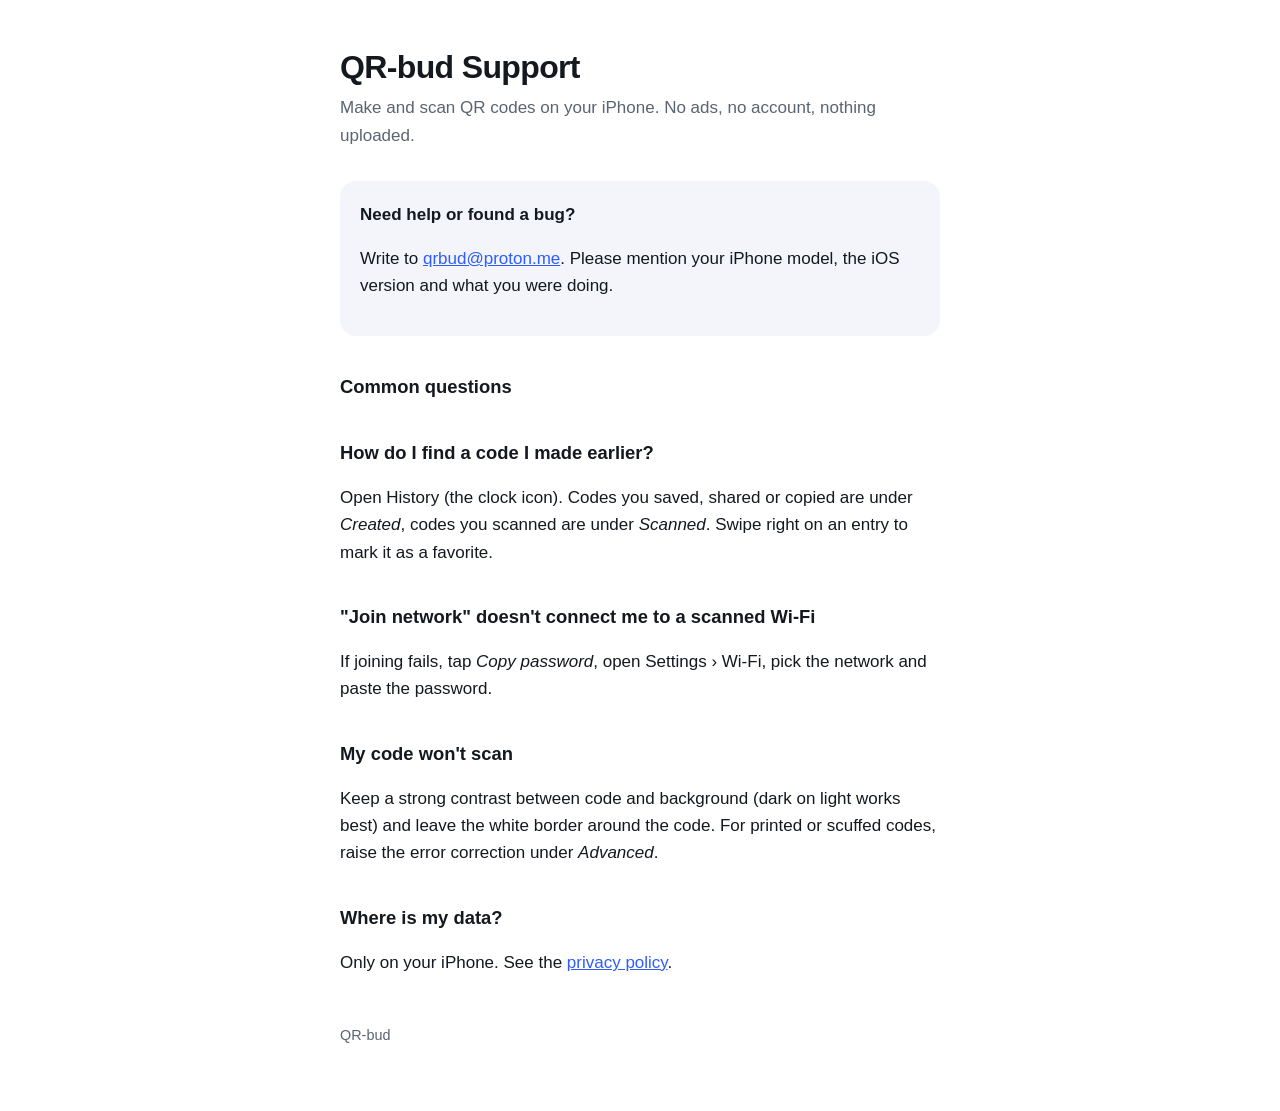
<file: index.html>
<!doctype html>
<html lang="en">
<head>
  <meta charset="utf-8">
  <meta name="viewport" content="width=device-width, initial-scale=1">
  <title>QR-bud Support</title>
  <meta name="description" content="Help and contact for QR-bud, the QR code generator and scanner for iPhone.">
  <link rel="stylesheet" href="style.css">
</head>
<body>
<main>
  <h1>QR-bud Support</h1>
  <p class="lead">Make and scan QR codes on your iPhone. No ads, no account, nothing uploaded.</p>

  <div class="card">
    <strong>Need help or found a bug?</strong>
    <p>Write to <a href="mailto:qrbud@proton.me">qrbud@proton.me</a>. Please mention your iPhone model, the iOS version and what you were doing.</p>
  </div>

  <h2>Common questions</h2>

  <h2>How do I find a code I made earlier?</h2>
  <p>Open History (the clock icon). Codes you saved, shared or copied are under <em>Created</em>, codes you scanned are under <em>Scanned</em>. Swipe right on an entry to mark it as a favorite.</p>

  <h2>"Join network" doesn't connect me to a scanned Wi-Fi</h2>
  <p>If joining fails, tap <em>Copy password</em>, open Settings › Wi-Fi, pick the network and paste the password.</p>

  <h2>My code won't scan</h2>
  <p>Keep a strong contrast between code and background (dark on light works best) and leave the white border around the code. For printed or scuffed codes, raise the error correction under <em>Advanced</em>.</p>

  <h2>Where is my data?</h2>
  <p>Only on your iPhone. See the <a href="privacy.html">privacy policy</a>.</p>

  <footer>QR-bud</footer>
</main>
</body>
</html>
</file>
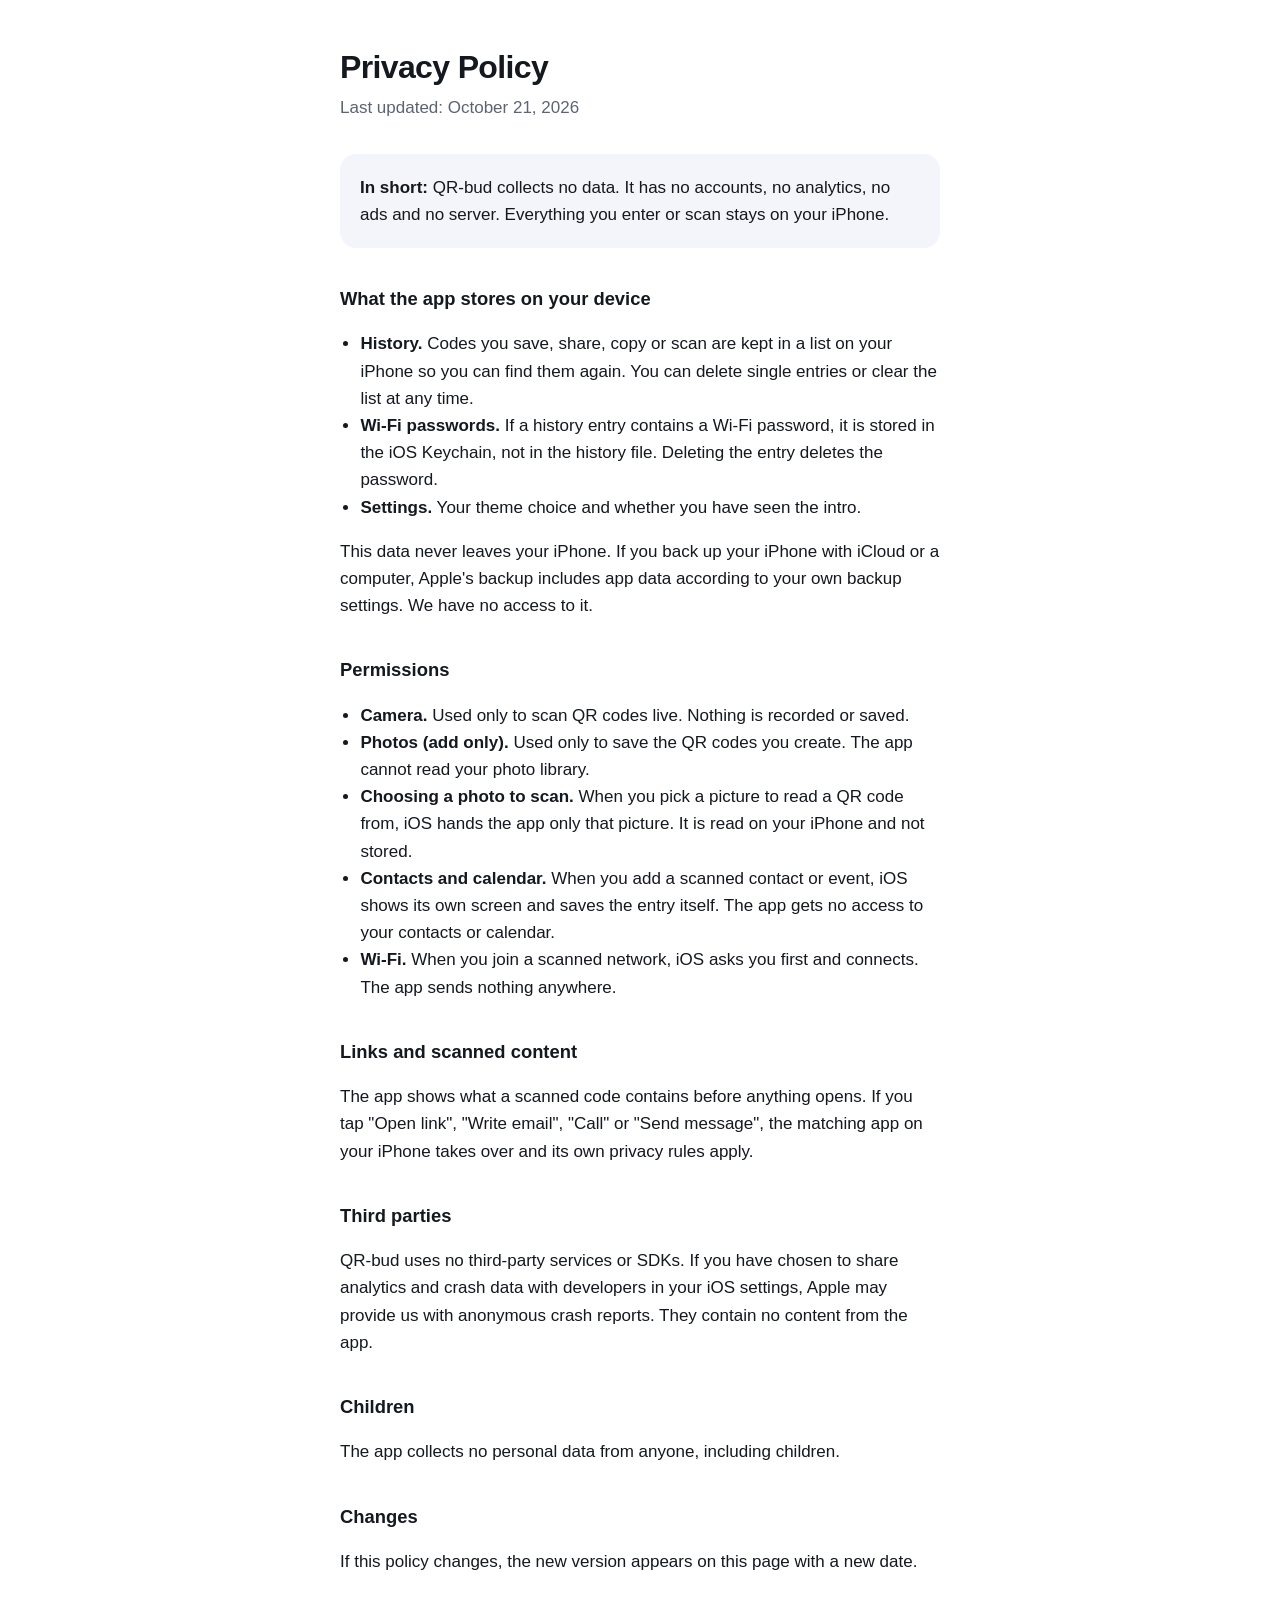
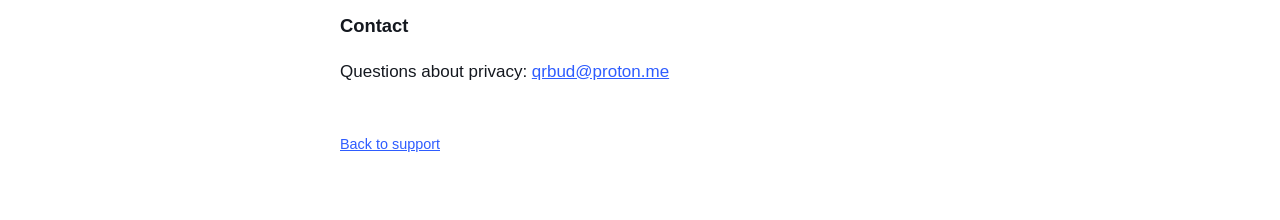
<file: privacy.html>
<!doctype html>
<html lang="en">
<head>
  <meta charset="utf-8">
  <meta name="viewport" content="width=device-width, initial-scale=1">
  <title>QR-bud Privacy Policy</title>
  <meta name="description" content="QR-bud collects no data. Everything stays on your iPhone.">
  <link rel="stylesheet" href="style.css">
</head>
<body>
<main>
  <h1>Privacy Policy</h1>
  <p class="lead">Last updated: October 21, 2026</p>

  <div class="card">
    <strong>In short:</strong> QR-bud collects no data. It has no accounts, no analytics, no ads and no server. Everything you enter or scan stays on your iPhone.
  </div>

  <h2>What the app stores on your device</h2>
  <ul>
    <li><strong>History.</strong> Codes you save, share, copy or scan are kept in a list on your iPhone so you can find them again. You can delete single entries or clear the list at any time.</li>
    <li><strong>Wi-Fi passwords.</strong> If a history entry contains a Wi-Fi password, it is stored in the iOS Keychain, not in the history file. Deleting the entry deletes the password.</li>
    <li><strong>Settings.</strong> Your theme choice and whether you have seen the intro.</li>
  </ul>
  <p>This data never leaves your iPhone. If you back up your iPhone with iCloud or a computer, Apple's backup includes app data according to your own backup settings. We have no access to it.</p>

  <h2>Permissions</h2>
  <ul>
    <li><strong>Camera.</strong> Used only to scan QR codes live. Nothing is recorded or saved.</li>
    <li><strong>Photos (add only).</strong> Used only to save the QR codes you create. The app cannot read your photo library.</li>
    <li><strong>Choosing a photo to scan.</strong> When you pick a picture to read a QR code from, iOS hands the app only that picture. It is read on your iPhone and not stored.</li>
    <li><strong>Contacts and calendar.</strong> When you add a scanned contact or event, iOS shows its own screen and saves the entry itself. The app gets no access to your contacts or calendar.</li>
    <li><strong>Wi-Fi.</strong> When you join a scanned network, iOS asks you first and connects. The app sends nothing anywhere.</li>
  </ul>

  <h2>Links and scanned content</h2>
  <p>The app shows what a scanned code contains before anything opens. If you tap "Open link", "Write email", "Call" or "Send message", the matching app on your iPhone takes over and its own privacy rules apply.</p>

  <h2>Third parties</h2>
  <p>QR-bud uses no third-party services or SDKs. If you have chosen to share analytics and crash data with developers in your iOS settings, Apple may provide us with anonymous crash reports. They contain no content from the app.</p>

  <h2>Children</h2>
  <p>The app collects no personal data from anyone, including children.</p>

  <h2>Changes</h2>
  <p>If this policy changes, the new version appears on this page with a new date.</p>

  <h2>Contact</h2>
  <p>Questions about privacy: <a href="mailto:qrbud@proton.me">qrbud@proton.me</a></p>

  <footer><a href="index.html">Back to support</a></footer>
</main>
</body>
</html>
</file>
<file: style.css>
:root {
  --bg: #ffffff;
  --text: #14181f;
  --muted: #5b6472;
  --accent: #2e5cff;
  --card: #f3f5fa;
}
@media (prefers-color-scheme: dark) {
  :root {
    --bg: #0e1116;
    --text: #eef1f6;
    --muted: #9aa3b2;
    --accent: #7c9bff;
    --card: #181c24;
  }
}
* { box-sizing: border-box; }
body {
  margin: 0;
  background: var(--bg);
  color: var(--text);
  font: 17px/1.6 -apple-system, BlinkMacSystemFont, "Segoe UI", Roboto, sans-serif;
}
main { max-width: 640px; margin: 0 auto; padding: 48px 20px 64px; }
h1 { font-size: 2rem; line-height: 1.2; margin: 0 0 8px; letter-spacing: -0.02em; }
h2 { font-size: 1.15rem; margin: 36px 0 8px; }
p, li { color: var(--text); }
.lead { color: var(--muted); margin: 0 0 32px; }
a { color: var(--accent); }
ul { padding-left: 1.2em; }
.card { background: var(--card); border-radius: 16px; padding: 20px; margin: 20px 0; }
footer { margin-top: 48px; color: var(--muted); font-size: 0.9rem; }
</file>
